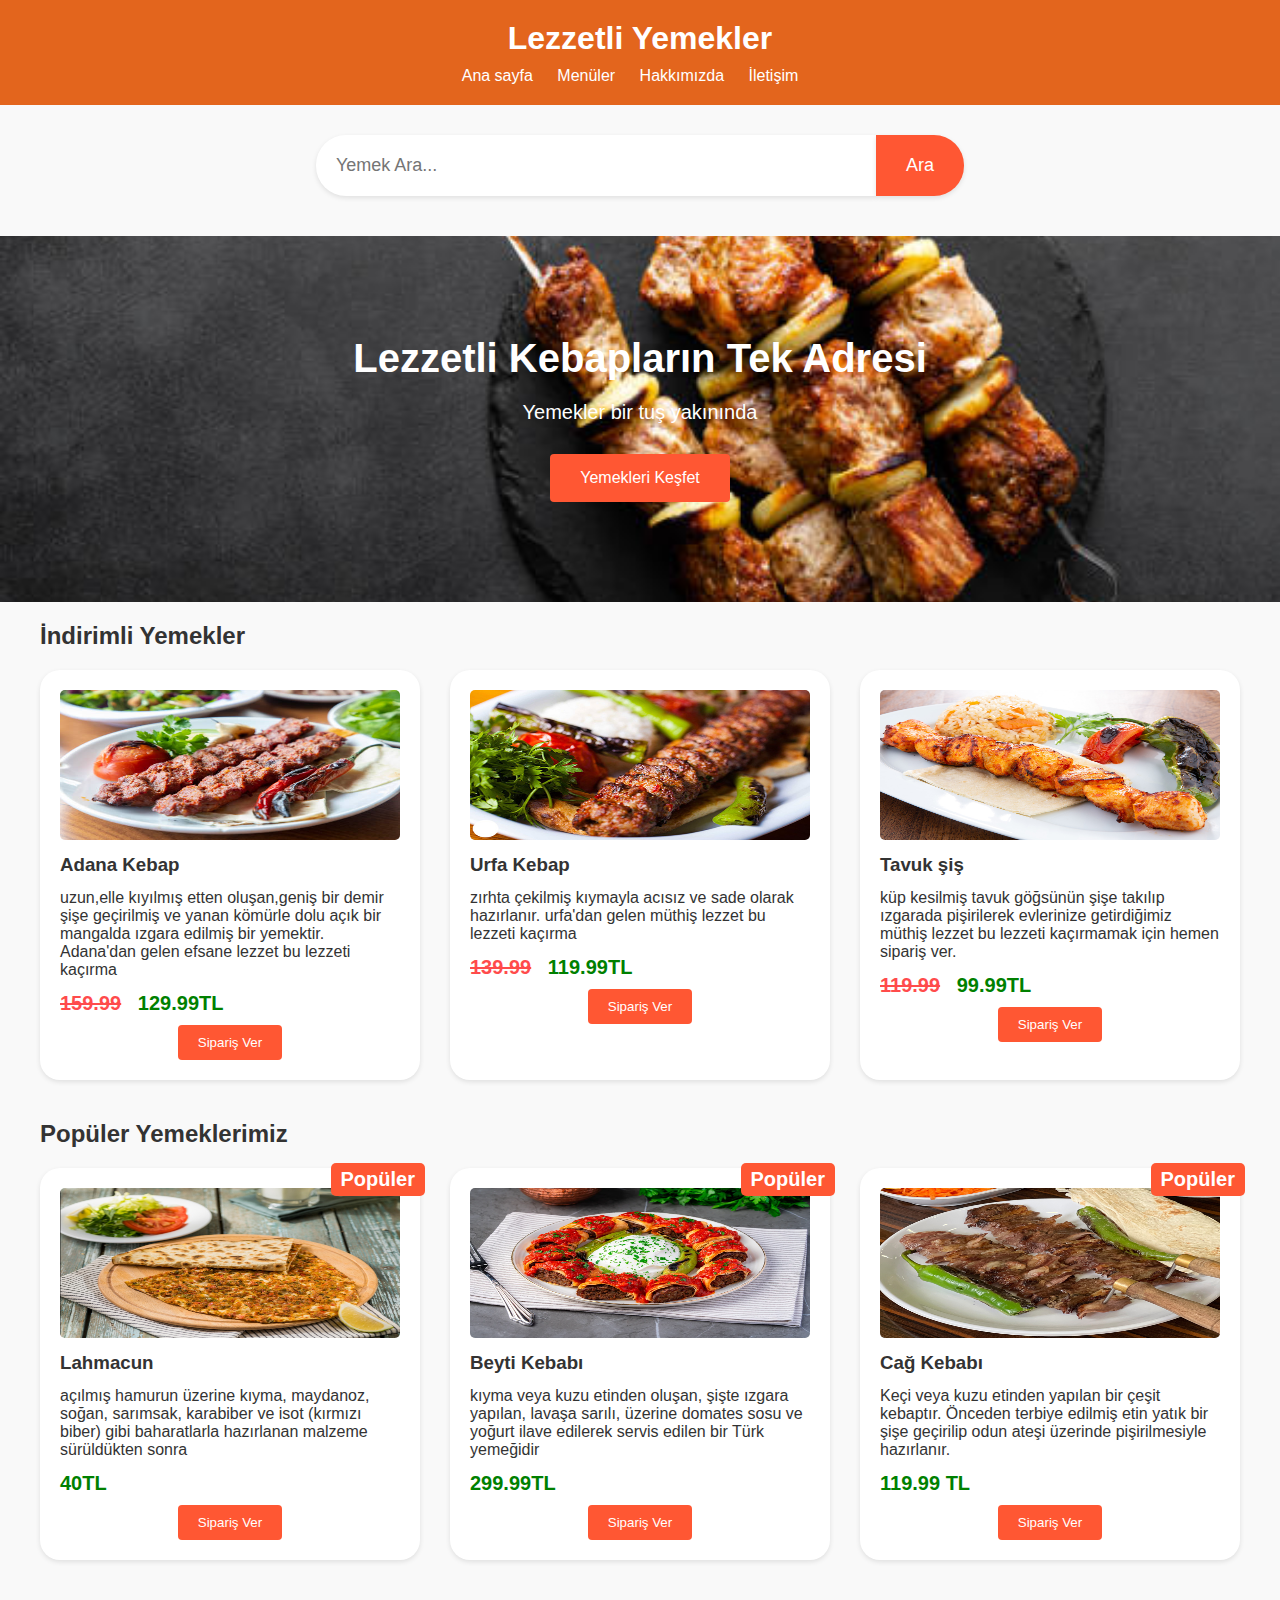
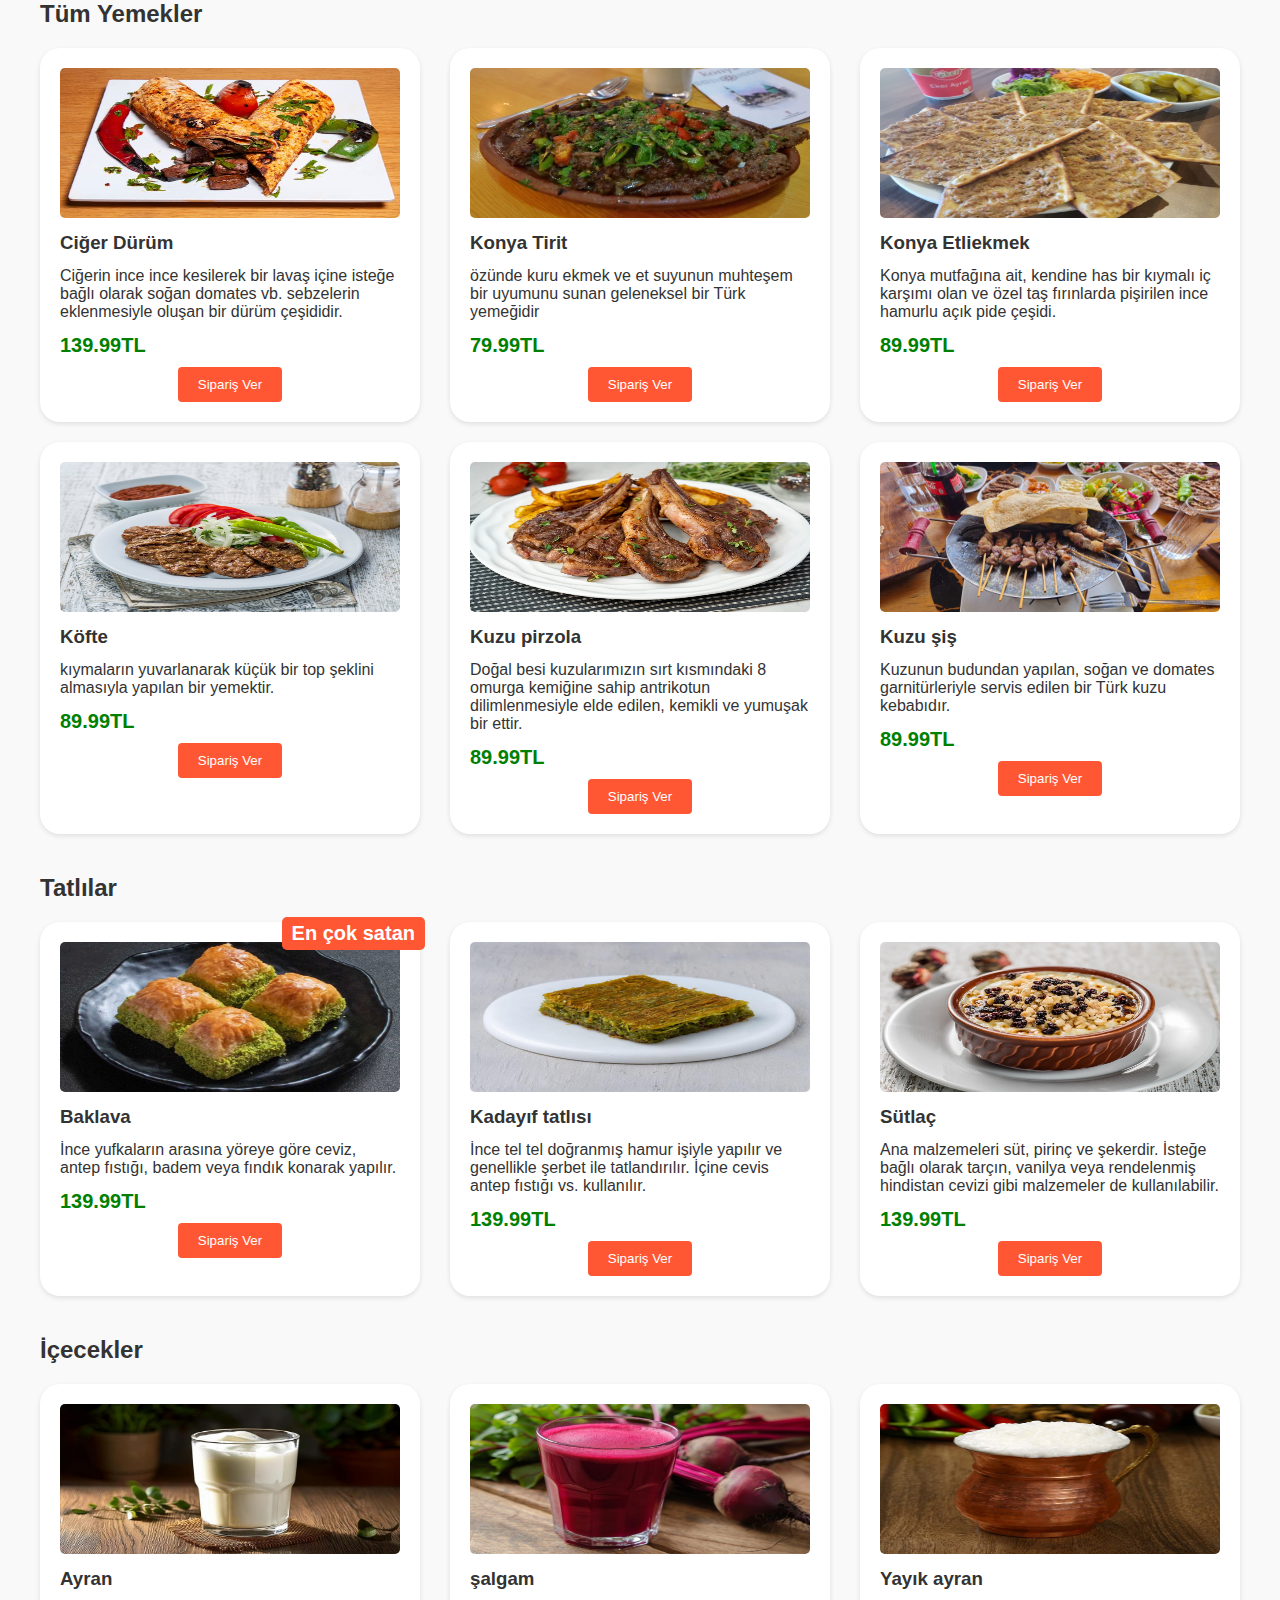
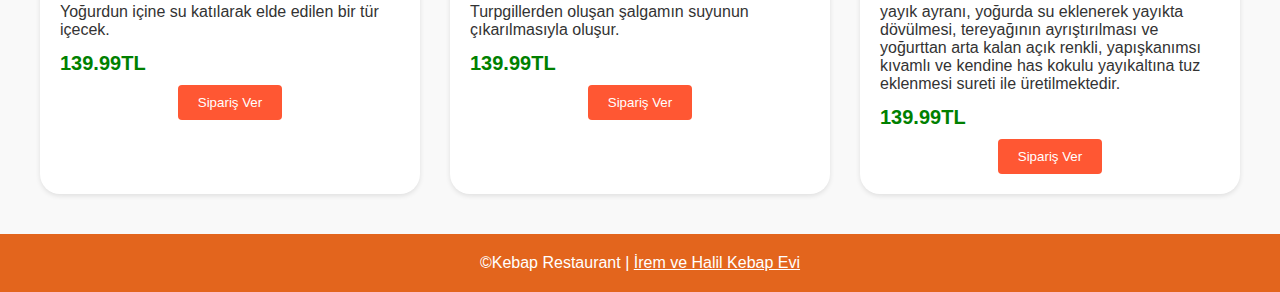
<file: index.html>
<!DOCTYPE html>
<html lang="en">
<head>
    <meta charset="UTF-8">
    <meta name="viewport" content="width=device-width, initial-scale=1.0">
    <title>Kebap restaurant</title>
    <link rel="stylesheet" href="style.css">
    <link rel="shortcut icon" href="./img/restaurant.png" type="image/restaurant.png">
</head>
<body>
    
    <header>
        <h1>Lezzetli Yemekler</h1>
        <nav>
            <ul>
                <li><a href="index.html">Ana sayfa</a></li>
                <li><a href="#menuler">Menüler</a></li>
                <li><a href="indexh.html">Hakkımızda</a></li>
                <li><a href="indexi.html">İletişim</a></li>
            </ul>
        </nav>
    </header>

    <div class="search-container">
        <input type="text" placeholder="Yemek Ara..."/>
        <button type="submit">Ara</button>
    </div>    
    
    
    <div class="hero">
        <h1>Lezzetli Kebapların Tek Adresi</h1>
        <p>Yemekler bir tuş yakınında</p>
        <a href="#keşfet" class="button">Yemekleri Keşfet</a>

    </div>
    
    <section class="indirimli" id="keşfet">
        <h2>İndirimli Yemekler</h2>
        
        <div class="menu-items">
            <div class="menu-item">
                <img src="./img/adana kebap foto.jpg" alt="adana kebap" width="200px" height="150px">
                <h3>Adana Kebap</h3>
                <p>uzun,elle kıyılmış etten oluşan,geniş bir demir şişe geçirilmiş ve yanan kömürle dolu açık bir mangalda ızgara edilmiş bir yemektir.
                Adana'dan gelen efsane lezzet bu lezzeti kaçırma</p>
    
                <span><del>159.99</del> &nbsp; 129.99TL</span>
                <button class="siparis-buton">Sipariş Ver</button>
    
            </div>


            <div class="menu-item">
                <img src="./img/urfa-kebap foto.jpg" alt="urfa kebap" width="200px" height="150px">
                <h3>Urfa Kebap</h3>
                <p>zırhta çekilmiş kıymayla acısız ve sade olarak hazırlanır.
                urfa'dan gelen müthiş lezzet bu lezzeti kaçırma</p>
    
                <span><del>139.99</del> &nbsp; 119.99TL</span>
                <button class="siparis-buton">Sipariş Ver</button>
    
            </div>


            <div class="menu-item">
                <img src="./img/tavuk-sis foto.jpg" alt="tavuk şiş" width="200px" height="150px">
                <h3>Tavuk şiş</h3>
                <p> küp kesilmiş tavuk göğsünün şişe takılıp ızgarada pişirilerek evlerinize getirdiğimiz müthiş lezzet bu lezzeti kaçırmamak için hemen sipariş ver.</p>
    
                <span><del>119.99</del> &nbsp; 99.99TL</span>
                <button class="siparis-buton">Sipariş Ver</button>
    
            </div>
        </div>


        
    </section>

    <section class="popüler-yemek">
        <h2>Popüler Yemeklerimiz</h2>

        <div class="menu-items">
            <div class="menu-item">
                <img src="./img/lahmacun.jpg" alt="lahmacun" width="200px" height="150px">
                <h3>Lahmacun</h3>
                <p>açılmış hamurun üzerine kıyma, maydanoz, soğan, sarımsak, karabiber ve isot (kırmızı biber) gibi baharatlarla hazırlanan
                 malzeme sürüldükten sonra 
                </p>

                <span>40TL</span>
                <button class="siparis-buton">Sipariş Ver</button>
                <span class="tag">Popüler</span>
               
            </div>
        


            <div class="menu-item">
                <img src="./img/beyti kebap foto.webp" alt="lahmacun" width="200px" height="150px">
                <h3>Beyti Kebabı</h3>
                <p>kıyma veya kuzu etinden oluşan, şişte ızgara yapılan, lavaşa sarılı,
                 üzerine domates sosu ve yoğurt ilave edilerek servis edilen bir Türk yemeğidir
                </p>
                <span>299.99TL</span>
                <button class="siparis-buton">Sipariş Ver</button>
                
                <span class="tag">Popüler</span>
            </div>
        


        
            <div class="menu-item">
                <img src="./img/cağ kebap foto.jpg" alt="lahmacun" width="200px" height="150px">
                <h3>Cağ Kebabı</h3>
                <p>Keçi veya kuzu etinden yapılan bir çeşit kebaptır. 
                Önceden terbiye edilmiş etin yatık bir şişe geçirilip odun ateşi üzerinde pişirilmesiyle hazırlanır.
                </p>
                <span>119.99 TL</span>
                <button class="siparis-buton">Sipariş Ver</button>
                
                <span class="tag">Popüler</span>
            </div>
        </div>
    </section>

    <section class="menu" id="menuler">
    
        <h2>Tüm Yemekler</h2>

        <div class="menu-items">
            <div class="menu-item">
                <img src="./img/yaprak ciğer foto.jpeg" alt="ciğer dürüm" width="200px" height="150px">
                <h3>Ciğer Dürüm</h3>
                <p>Ciğerin ince ince kesilerek bir lavaş içine
                isteğe bağlı olarak soğan domates vb. sebzelerin eklenmesiyle oluşan bir dürüm çeşididir.
                </p>
                
                <span>139.99TL</span>
                <button class="siparis-buton">Sipariş Ver</button>

            </div>
        


       
            <div class="menu-item">
                <img src="./img/tirit foto.jpg" alt="tirit" width="200px" height="150px">
                <h3>Konya Tirit</h3>
                <p>özünde kuru ekmek ve et suyunun muhteşem bir uyumunu sunan geleneksel bir Türk yemeğidir</p>
                
                <span>79.99TL</span>
                <button class="siparis-buton">Sipariş Ver</button>
                
            </div>
        



        
            <div class="menu-item">
                <img src="./img/etliekmek foto.jpg" alt="etliekmek" width="200px" height="150px">
                <h3>Konya Etliekmek</h3>
                <p>Konya mutfağına ait, kendine has bir kıymalı iç karşımı olan ve özel taş fırınlarda pişirilen ince hamurlu açık pide çeşidi.
                </p>
                
                <span>89.99TL</span>
                <button class="siparis-buton">Sipariş Ver</button>
                
            </div>


            <div class="menu-item">
                <img src="./img/köfte.jpg" alt="etliekmek" width="200px" height="150px">
                <h3>Köfte</h3>
                <p>kıymaların yuvarlanarak küçük bir top şeklini almasıyla yapılan bir yemektir.
                </p>
                
                <span>89.99TL</span>
                <button class="siparis-buton">Sipariş Ver</button>
                
            </div>




            <div class="menu-item">
                <img src="./img/kuzu pirzola.jpg" alt="etliekmek" width="200px" height="150px">
                <h3>Kuzu pirzola</h3>
                <p>Doğal besi kuzularımızın sırt kısmındaki 8 omurga kemiğine sahip antrikotun dilimlenmesiyle elde edilen, kemikli ve yumuşak bir ettir.
                </p>
                
                <span>89.99TL</span>
                <button class="siparis-buton">Sipariş Ver</button>
                
            </div>



            <div class="menu-item">
                <img src="./img/kuzu şiş.jpg" alt="etliekmek" width="200px" height="150px">
                <h3>Kuzu şiş</h3>
                <p>Kuzunun budundan yapılan, soğan ve domates garnitürleriyle servis edilen bir Türk kuzu kebabıdır.
                </p>
                
                <span>89.99TL</span>
                <button class="siparis-buton">Sipariş Ver</button>
                
            </div>
        </div>

    </section>

    <section class="tatlı">
        <h2>Tatlılar</h2>
        <div class="menu-items">
            <div class="menu-item">
                <img src="./img/baklavaki.jpg" alt="ciğer dürüm" width="200px" height="150px">
                <h3>Baklava</h3>
                <p>İnce yufkaların arasına yöreye göre ceviz, antep fıstığı, badem veya fındık konarak yapılır.
                </p>
                
                <span>139.99TL</span>
                <button class="siparis-buton">Sipariş Ver</button>
                <span class="tag">En çok satan</span>

            </div>


            <div class="menu-item">
                <img src="./img/kadayıf tatlısı.jpg" alt="ciğer dürüm" width="200px" height="150px">
                <h3>Kadayıf tatlısı</h3>
                <p>İnce tel tel doğranmış hamur işiyle yapılır ve genellikle şerbet ile tatlandırılır. İçine cevis antep fıstığı vs. kullanılır.
                </p>
                
                <span>139.99TL</span>
                <button class="siparis-buton">Sipariş Ver</button>

            </div>



            <div class="menu-item">
                <img src="./img/sütlaç.jpg" alt="ciğer dürüm" width="200px" height="150px">
                <h3>Sütlaç</h3>
                <p>Ana malzemeleri süt, pirinç ve şekerdir. İsteğe bağlı olarak tarçın, vanilya veya rendelenmiş hindistan cevizi gibi malzemeler de kullanılabilir.
                </p>
                
                <span>139.99TL</span>
                <button class="siparis-buton">Sipariş Ver</button>

            </div>

        </div>
   
    </section>

    <section class="içecekler">
        <h2>İçecekler</h2>

        <div class="menu-items">
            <div class="menu-item">
                <img src="./img/ayran.jpg" alt="ayran" width="200px" height="150px">
                <h3>Ayran</h3>
                <p>Yoğurdun içine su katılarak elde edilen bir tür içecek.
                </p>
                
                <span>139.99TL</span>
                <button class="siparis-buton">Sipariş Ver</button>

            </div>



            <div class="menu-item">
                <img src="./img/şalgam.jpg" alt="şalgam" width="200px" height="150px">
                <h3>şalgam</h3>
                <p>Turpgillerden oluşan şalgamın suyunun çıkarılmasıyla oluşur.
                </p>
                
                <span>139.99TL</span>
                <button class="siparis-buton">Sipariş Ver</button>

            </div>



            <div class="menu-item">
                <img src="./img/yayık ayran.jpg" alt="yayık ayran" width="200px" height="150px">
                <h3>Yayık ayran</h3>
                <p>yayık ayranı, yoğurda su eklenerek yayıkta dövülmesi, tereyağının ayrıştırılması ve yoğurttan arta kalan açık renkli, yapışkanımsı kıvamlı ve kendine has kokulu yayıkaltına tuz eklenmesi sureti ile üretilmektedir.
                </p>
                
                <span>139.99TL</span>
                <button class="siparis-buton">Sipariş Ver</button>

            </div>

        </div>
        
    </section>

    <footer class="footer">
        <p>
          &copy;Kebap Restaurant  | <a href="" target="_blank">İrem ve Halil Kebap Evi</a></p>
    </footer>
</body>
</html>
</file>
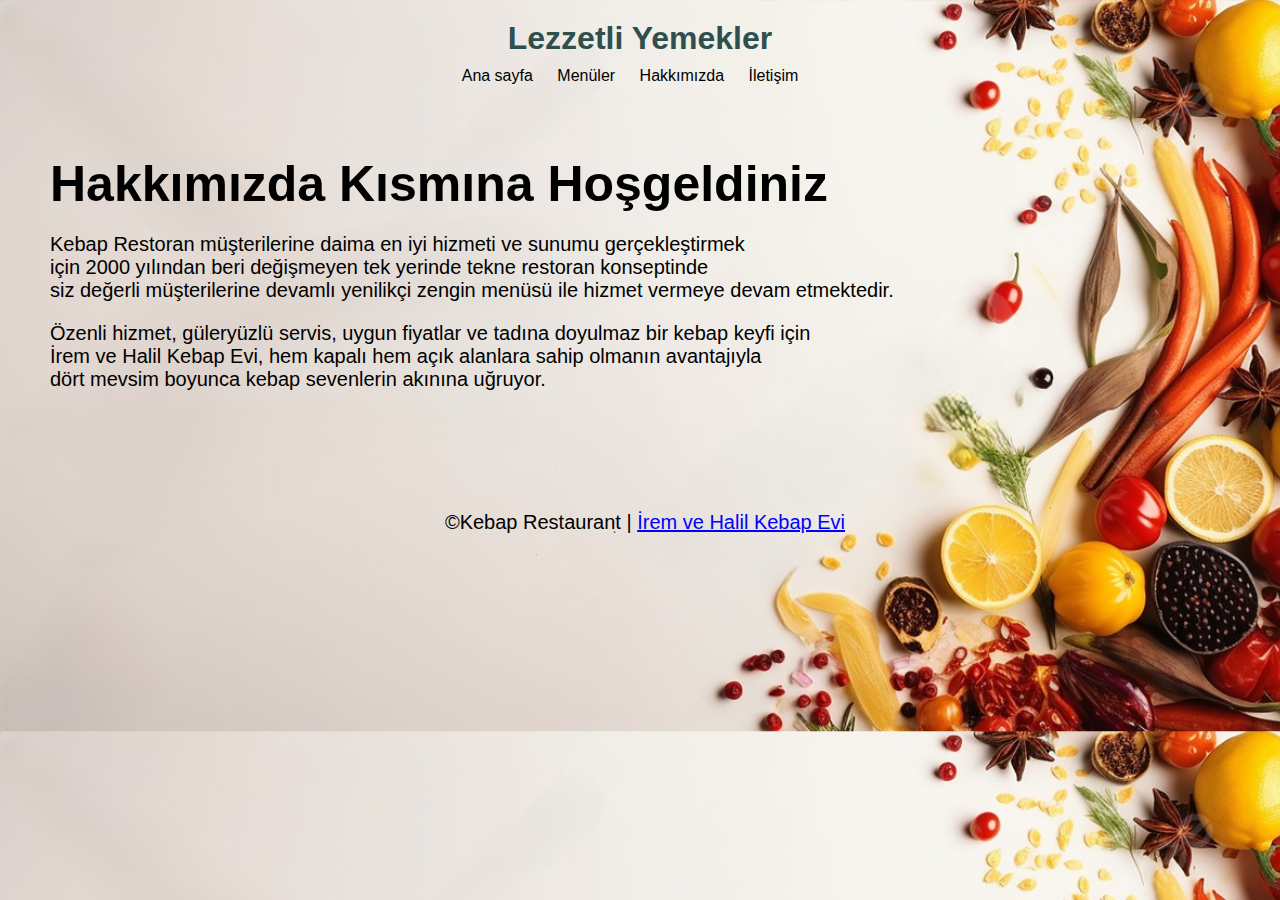
<file: indexh.html>
<!DOCTYPE html>
<html lang="en">
<head>
    <meta charset="UTF-8">
    <meta name="viewport" content="width=device-width initial-scale=1.0">
    <title>Hakkımızda</title>
    <link rel="stylesheet" href="styleh.css">
   
</head>
<body>

    <header>
        <h1>Lezzetli Yemekler</h1>
        <nav>
            <ul>
                <li><a href="index.html">Ana sayfa</a></li>
                <li><a href="index.html#menuler">Menüler</a></li>
                <li><a href="indexh.html">Hakkımızda</a></li>
                <li><a href="indexi.html">İletişim</a></li>
            </ul>
        </nav>
    </header>



<div class="Hakkımızda">
    
    <h1>Hakkımızda Kısmına Hoşgeldiniz</h1>
    <p>Kebap Restoran müşterilerine daima en iyi hizmeti ve sunumu gerçekleştirmek <br> için 2000 yılından beri değişmeyen tek yerinde tekne restoran konseptinde <br>siz değerli müşterilerine devamlı yenilikçi zengin menüsü ile hizmet vermeye devam etmektedir.</p>
    
    <p>Özenli hizmet, güleryüzlü servis, uygun fiyatlar ve tadına doyulmaz bir kebap keyfi için <br>İrem ve Halil Kebap Evi, hem kapalı hem açık alanlara sahip olmanın avantajıyla <br>dört mevsim boyunca kebap sevenlerin akınına uğruyor.</p>
</div>

<footer class="footer">
    <p>
      &copy;Kebap Restaurant  | <a href="" target="_blank">İrem ve Halil Kebap Evi</a>
    </p>
</footer>
</body>
</html>
</file>
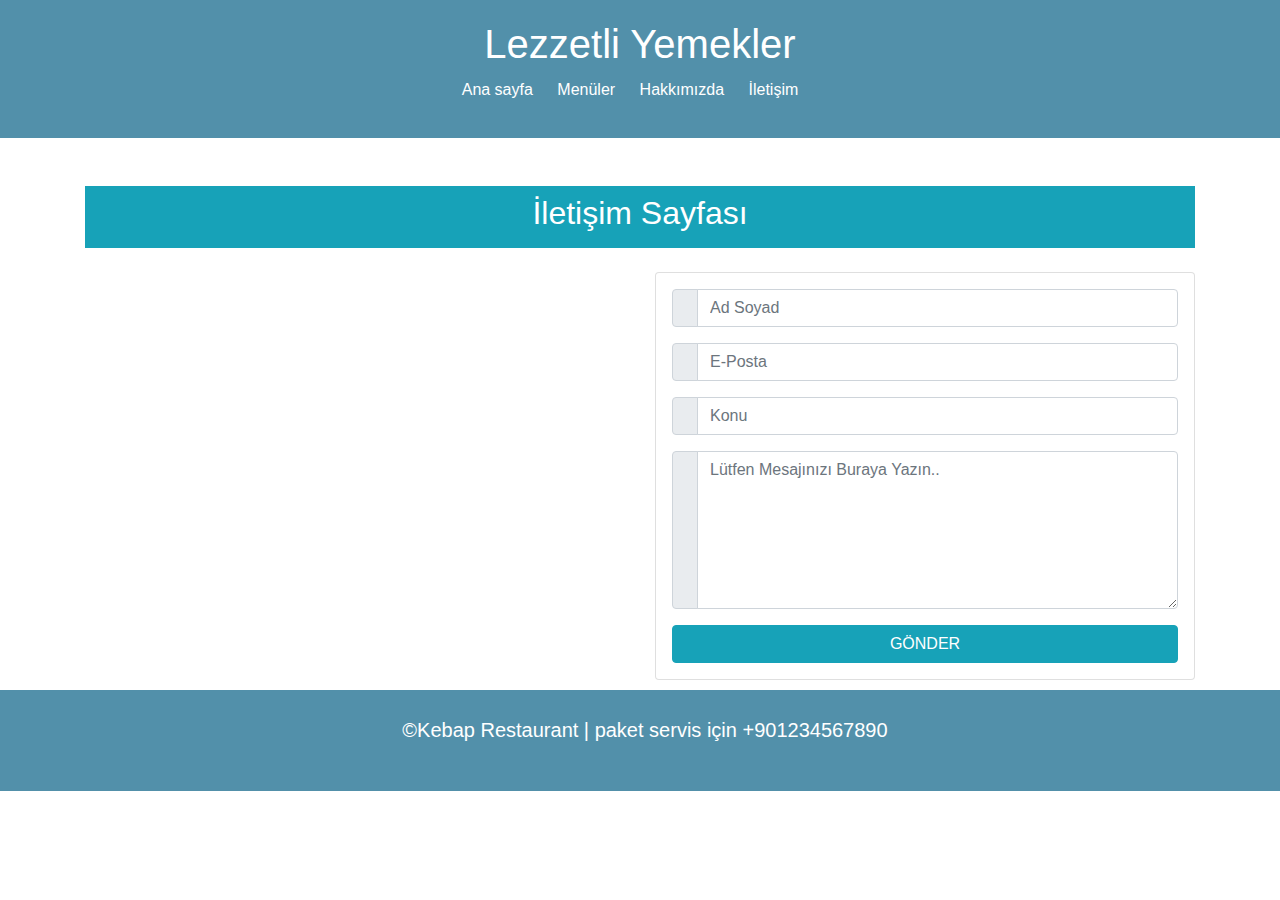
<file: indexi.html>
<!DOCTYPE html>
<html lang="en">
<head>
    <meta charset="UTF-8">
    <meta name="viewport" content="width=device-width, initial-scale=1.0">
    <title>iletişim</title>
    <link rel="stylesheet" href="stylei.css">
    <link rel="stylesheet" href="https://stackpath.bootstrapcdn.com/bootstrap/4.3.1/css/bootstrap.min.css" integrity="sha384-ggOyR0iXCbMQv3Xipma34MD+dH/1fQ784/j6cY/iJTQUOhcWr7x9JvoRxT2MZw1T" crossorigin="anonymous">
    <link rel="stylesheet" href="https://use.fontawesome.com/releases/v5.8.1/css/all.css" integrity="sha384-50oBUHEmvpQ+1lW4y57PTFmhCaXp0ML5d60M1M7uH2+nqUivzIebhndOJK28anvf" crossorigin="anonymous">
</head>
<body>

    <header>
        <h1>Lezzetli Yemekler</h1>
        <nav>
            <ul>
                <li><a href="index.html">Ana sayfa</a></li>
                <li><a href="index.html#menuler">Menüler</a></li>
                <li><a href="indexh.html">Hakkımızda</a></li>
                <li><a href="indexi.html">İletişim</a></li>
            </ul>
        </nav>
    </header>



    <div class="container">
        <div class="bg-info text-white text-center py-2 mt-5">
             <h2>İletişim Sayfası</h2>
        </div>
        <div class="row">
            <div class="col-md-6 col-sm-12">
                <div>
                    <iframe src="https://www.google.com/maps/embed?pb=!1m18!1m12!1m3!1d3149.8295413274514!2d32.53371257427128!3d37.86427870700181!2m3!1f0!2f0!3f0!3m2!1i1024!2i768!4f13.1!3m3!1m2!1s0x14d09acb5133216f%3A0x206251d3311ff764!2sKTO%20Karatay%20%C3%9Cniversitesi!5e0!3m2!1str!2str!4v1734889144238!5m2!1str!2str"width="100%" height="435" frameborder="0" style="border:0" allowfullscreen"></iframe>
                </div>
            </div>
            <div class="col-md-6 col-sm-12">
                <form action="" method="">
                    <div class="card mt-4">
                        <div class="card-body p-3">
                            <div class="form-group">
                                <div class="input-group mb-2">
                                    <div class="input-group-prepend">
                                        <div class="input-group-text">
                                            <i class="fa fa-user text-info"></i>
                                        </div>
                                    </div>
                                    <input type="text" class="form-control" name="" placeholder="Ad Soyad" required>
                                </div>
                            </div>
                            <div class="form-group">
                                <div class="input-group mb-2">
                                    <div class="input-group-prepend">
                                        <div class="input-group-text">
                                            <i class="fa fa-envelope text-info"></i>
                                        </div>
                                    </div>
                                    <input type="email" class="form-control" name="" placeholder="E-Posta" required>
                                </div>
                            </div>
                            <div class="form-group">
                                <div class="input-group mb-2">
                                    <div class="input-group-prepend">
                                        <div class="input-group-text">
                                            <i class="fa fa-tag text-info"></i>
                                        </div>
                                    </div>
                                    <input type="text" class="form-control" name="" placeholder="Konu" required>
                                </div>
                            </div>
                            <div class="form-group">
                                <div class="input-group mb-2">
                                    <div class="input-group-prepend">
                                        <div class="input-group-text">
                                            <i class="fa fa-comment text-info"></i>
                                        </div>
                                    </div>
                                    <textarea class="form-control" placeholder="Lütfen Mesajınızı Buraya Yazın.." rows="6" required></textarea>
                                </div>
                            </div>
                            <div class="text-center">
                                <input type="submit" value="GÖNDER" class="btn btn-info btn-block">
                            </div>
                        </div>
                    </div>
                </form>
            </div>
        </div>
    </div>

    <footer class="footer">
        <p>
          &copy;Kebap Restaurant  | <a href="" target="_blank">paket servis için +901234567890</a></p>
    </footer>
</body>
</html>
</file>
<file: style.css>
*{
    margin: 0;
    padding: 0;
    box-sizing: border-box;
}
body{
    font-family: Arial, Helvetica, sans-serif;
    background-color: #f9f9f9;
    color: #333;
}

 header{
    background-color: #e3651d;
    color: #fff;
    padding: 20px 0px;
    text-align: center;
 }
 header h1{
    margin-bottom: 10px;
 }
 nav ul{
    list-style: none;
 }
 nav ul li{
    display: inline-block;
    margin-right: 20px;
 }
 nav ul li a {
    color: #fff;
    text-decoration: none;
 }

 nav ul li a:hover{
    text-decoration: underline;
 }

 .search-container{
    max-width: 800px;
    margin: 30px auto 40px;
    display: flex;
    justify-content: center;
    align-items: center;
    flex-wrap: wrap;
 }
 .search-container input{
    padding: 20px;
    width: 70%;
    border-radius: 30px 0 0 30px;
    border: none;
    outline: none;
    font-size: 18px;
    box-shadow: 0 2px 5px rgba(0, 0, 0, 0.1);
 }
 .search-container button{
    padding: 20px 30px;
    box-shadow: 0 2px 5px rgba(0, 0, 0, 0.1);
    background-color: #ff5733;
    border: none;
    outline: none;
    border-radius: 0 30px 30px 0;
    font-size: 18px;
    color: #fff;
    cursor: pointer; 
    transition: 300ms all; 
 }
 .search-container button:hover{
    background-color: #ff3d00;
 }
  .hero{
    background-image: url(./img/hero\ arka\ plan.jpg);
    background-size: cover;
    background-position: center;
    color: #fff !important;
    text-align: center;
    padding: 100px 0px;
  }
  .hero h1 {
    font-size: 40px;
    margin-bottom: 20px;
  }
  .hero p {
    font-size: 20px;
    margin-bottom: 30px;
}
.button {
    display: inline-block;
    background-color: #ff5733;
    color: #fff;
    padding: 15px 30px;
    text-decoration: none;
    border-radius: 4px;
    transition: 300ms all;
}

.siparis-buton{
    display: block;
    margin: 0 auto;
    margin-top: 10px !important;
    background-color: #ff5733;
    color: #fff;
    padding: 10px 20px;
    border-radius: 4px;
    border: none;
    outline: none;
    cursor: pointer;
}
.button:hover,
.siparis-buton:hover{
    background-color: #ff3d00;
} 
.indirimli, .popüler-yemek, .menu, .tatlı, .içecekler{
    max-width: 1200px;
    margin: 20px auto;
    position: relative;
}
.indirimli h2, 
.popüler-yemek h2,
.menu h2,
.tatlı h2,
.içecekler h2 {
    margin-bottom: 20px;

}
.menu-items {
    display:flex;
   justify-content: space-between;
    flex-wrap: wrap;
}

.menu-item{
  width: calc(33.333% - 20px);
  background-color: #fff !important;
  border-radius: 20px;
  box-shadow: 0 2px 5px rgba(0, 0, 0, 0.1);
  padding: 20px;
  margin-bottom: 20px;
  position: relative;
}


.menu-item:hover{
    transition: 300ms all;
    transform: scale(1.03);
}
.menu-item img{
    width: 100%;
    border-radius: 5px;
    margin-bottom: 10px;
}
.menu-item h3,
.menu-item p {
    margin-bottom: 13px;
}
.menu-item span {
    font-size: 20px;
    display: block;
    font-weight: bold;
    color: green;
}
del{
    color: red;
    opacity: 0.7;
}
.tag{
    background-color: #ff5733;
    color: #fff !important;
    padding: 5px 10px;
    border-radius: 5px;
    position: absolute;
    font-size: 12px;
    top: -5px;
    right: -5px;
}

.footer{
    background-color: #e3651d;
    color: #fff;
    text-align: center;
    padding: 20px 0px;
    width: 100%;
}

.footer a{
    color: #fff;
}

@media only screen and (max-width: 480px) {
    .menu {
        text-align: center;
    }

    .indirimli
    .popüler-yemek {
        text-align: center;
    }

    .menu-item {
        width: 90%;
        margin: 15px auto;
    }

}
</file>
<file: styleh.css>
*{
    margin: 0;
    padding: 0;
    box-sizing: border-box;
}

body{
    font-family: Arial, Helvetica, sans-serif;
  
    color: #333;
}

header{
    color: darkslategrey;
    padding: 20px 0px;
    text-align: center;
 }
 header h1{
    margin-bottom: 10px;
 }
 nav ul{
    list-style: none;
 }
 nav ul li{
    display: inline-block;
    margin-right: 20px;
 }
 nav ul li a {
    color: black;
    text-decoration: none;
 }

 nav ul li a:hover{
    text-decoration: underline;
 }

html{
    background-image: url(./img/hakkımda\ arka\ plan.jpg);
    background-size: 1300px ;
}
 .Hakkımızda h1{
    padding: 50px 40px 10px 50px;
    color: black;
    font-size: 50px;
}
p{
    padding: 10px 40px 10px 50px ; 
    color: black;
    font-size: 20px;
    }


    .footer{

      color: black;
      text-align: center;
      padding: 100px 0 0 ;
      width: 100%;
  }
  
  .footer a{
      color: blue;
  }
</file>
<file: stylei.css>
*{
    margin: 0;
    padding: 0;
    box-sizing: border-box;
}
body{
    font-family: Arial, Helvetica, sans-serif;
    background-color: #f9f9f9;
    color: #333;
}

 header{
    background-color: #5290aa;
    color: #fff;
    padding: 20px 0px;
    text-align: center;
 }
 header h1{
    margin-bottom: 10px;
 }
 nav ul{
    list-style: none;
 }
 nav ul li{
    display: inline-block;
    margin-right: 20px;
 }
 nav ul li a {
    color: #fff;
    text-decoration: none;
 }

 nav ul li a:hover{
    text-decoration: underline;
 }


 .footer{
background-color: #5290aa;
   color: #fff;
   text-align: center;
   padding: 5px 0px 10px 10px ;
   width: 100%;
}

.footer a{
   color: #fff;
}
.footer p{
   font-size: 20px;
   padding: 20px 0px;
   text-align: center;
}
</file>
